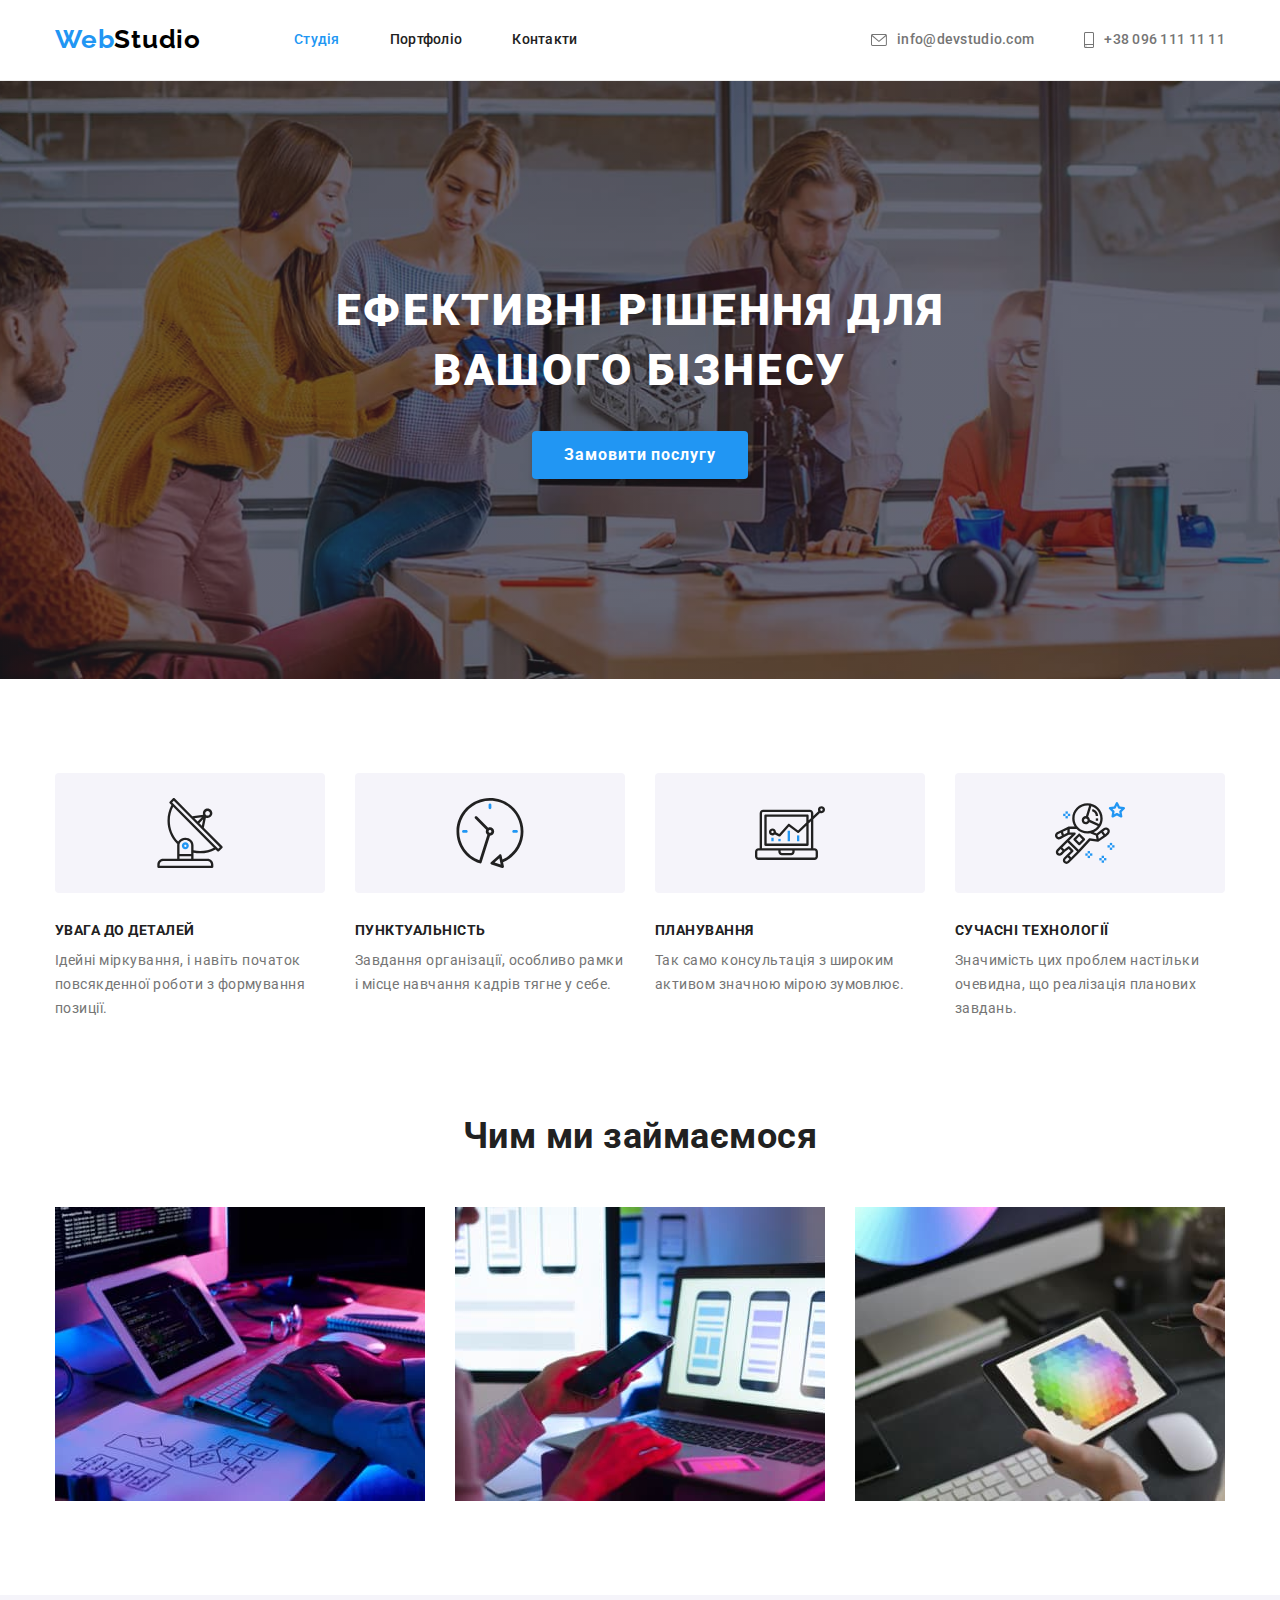
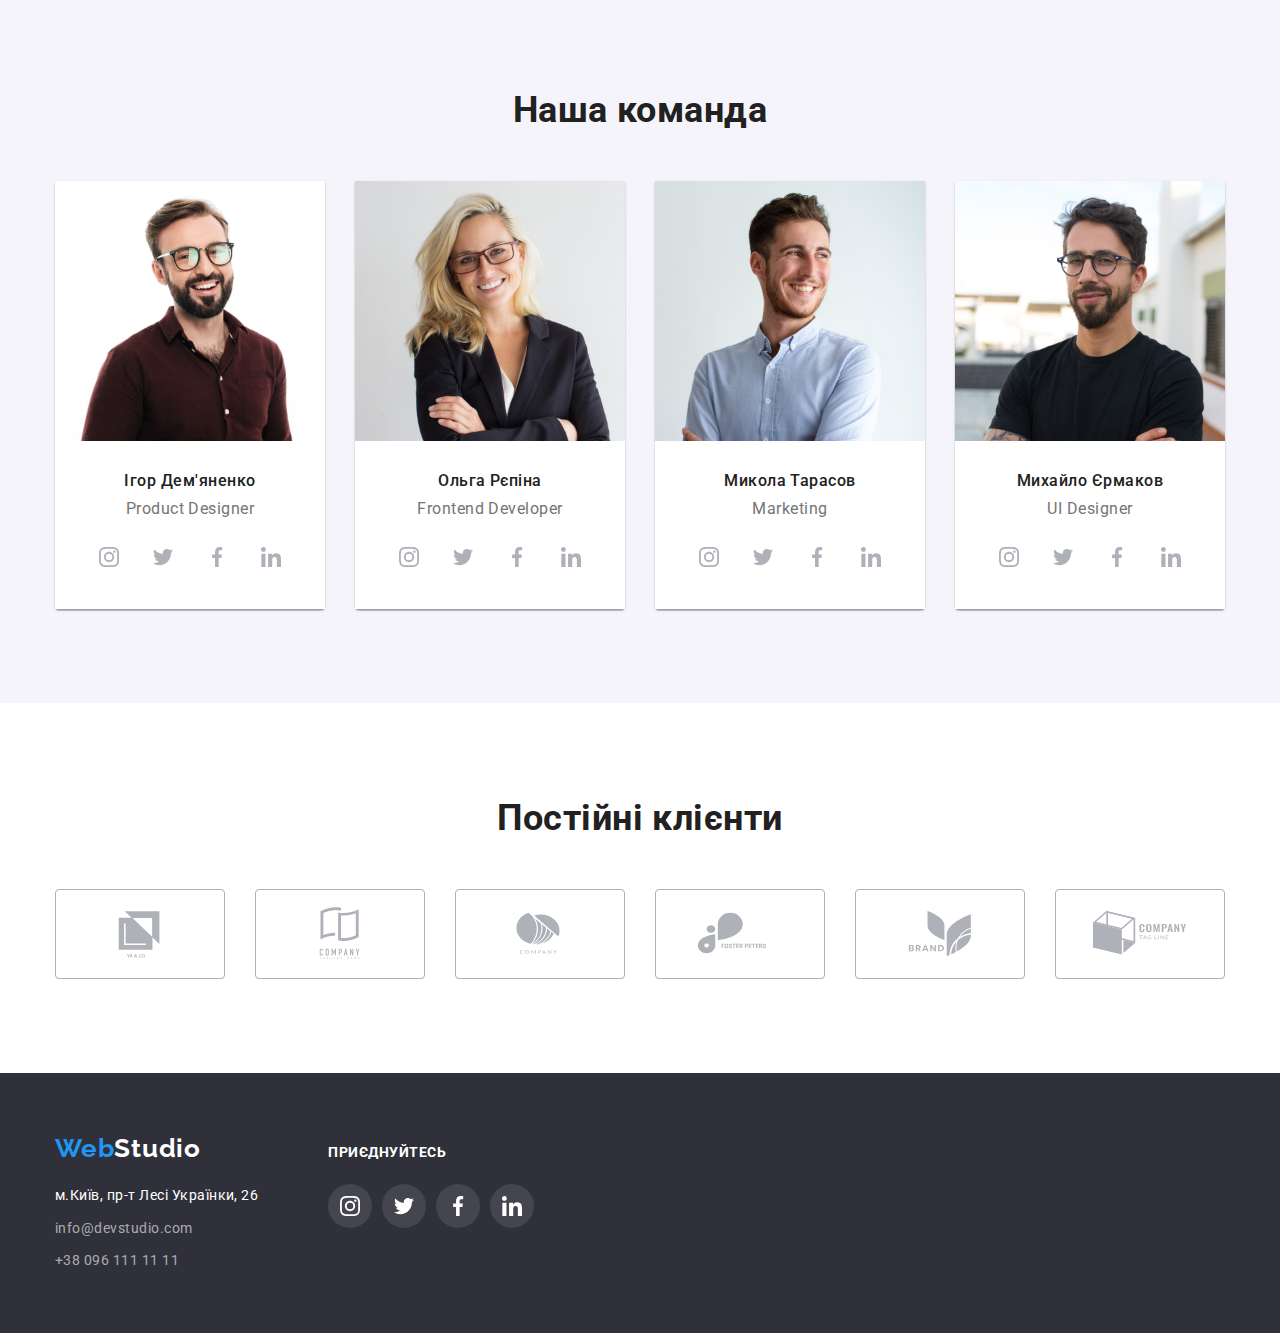
<file: index.html>
<!DOCTYPE html>
<html lang="uk">
  <head>
    <meta charset="UTF-8" />
    <meta http-equiv="X-UA-Compatible" content="IE=edge" />
    <meta name="viewport" content="width=device-width, initial-scale=1.0" />
    <title>Ефективні рішення для вашого бізнесу</title>
    <link rel="preconnect" href="https://fonts.googleapis.com" />
    <link rel="preconnect" href="https://fonts.gstatic.com" crossorigin />
    <link
      href="https://fonts.googleapis.com/css2?family=Raleway:wght@700&family=Roboto:wght@400;500;700;900&display=swap"
      rel="stylesheet"
    />
    <link
      rel="stylesheet"
      href="https://cdn.jsdelivr.net/npm/modern-normalize@1.1.0/modern-normalize.min.css"
    />
    <link rel="stylesheet" href="./css/styles.css" />
  </head>
  <body>
    <!--хедер-->
    <header class="header">
      <div class="container top-line">
        <nav class="nav-container">
          <a href="./index.html" class="logo">
            <span class="logo-blue">Web</span><span class="logo-black">Studio</span>
          </a>
          <ul class="site-nav">
            <li class="pages">
              <a class="link current" href="./index.html">Студія</a>
            </li>
            <li class="pages">
              <a class="link" href="./portfolio.html">Портфоліо</a>
            </li>
            <li class="pages">
              <a class="link" href="#contacts">Контакти</a>
            </li>
          </ul>
        </nav>
        <ul class="contacts">
          <li class="item">
            <a href="mailto:info@devstudio.com" class="mail">
              <svg class="icon-mail">
                <use href="./images/icons.svg#icon-envelope"></use></svg
              >info@devstudio.com</a
            >
          </li>
          <li class="item">
            <a href="tel:+380961111111" class="tel">
              <svg class="icon-tel">
                <use href="./images/icons.svg#icon-smartphone"></use>
              </svg>
              +38 096 111 11 11</a
            >
          </li>
        </ul>
      </div>
    </header>
    <main>
      <!--секція1 особливості-->
      <section class="hero section">
        <div class="container">
          <h1 class="hero-title">Ефективні рішення для вашого бізнесу</h1>
          <button class="modal-btn" type="button">Замовити послугу</button>
        </div>
      </section>
      <section class="section">
        <div class="container">
          <h2 class="visually-hidden">Особливості</h2>
          <ul class="features-list">
            <li class="features-card">
              <div class="pic-bg">
                <svg class="pic">
                  <use href="./images/icons.svg#icon-antenna"></use>
                </svg>
              </div>
              <h3 class="features-title">Увага до деталей</h3>
              <p class="features-desc">
                Ідейні міркування, і навіть початок повсякденної роботи з формування позиції.
              </p>
            </li>
            <li class="features-card">
              <div class="pic-bg">
                <svg class="pic">
                  <use href="./images/icons.svg#icon-clock"></use>
                </svg>
              </div>
              <h3 class="features-title">Пунктуальність</h3>
              <p class="features-desc">
                Завдання організації, особливо рамки і місце навчання кадрів тягне у себе.
              </p>
            </li>
            <li class="features-card">
              <div class="pic-bg">
                <svg class="pic">
                  <use href="./images/icons.svg#icon-diagram"></use>
                </svg>
              </div>
              <h3 class="features-title">Планування</h3>
              <p class="features-desc">
                Так само консультація з широким активом значною мірою зумовлює.
              </p>
            </li>
            <li class="features-card">
              <div class="pic-bg">
                <svg class="pic">
                  <use href="./images/icons.svg#icon-astronaut"></use>
                </svg>
              </div>
              <h3 class="features-title">Сучасні технології</h3>
              <p class="features-desc">
                Значимість цих проблем настільки очевидна, що реалізація планових завдань.
              </p>
            </li>
          </ul>
        </div>
      </section>
      <!--секція2 чим ми займаємося-->
      <section class="services section">
        <div class="container">
          <h2 class="services-title">Чим ми займаємося</h2>
          <ul class="services-list">
            <li class="services-card">
              <a href="#" class="link"> <img src="images/box/1img.jpg" alt="box1" width="370" /></a>
            </li>
            <li class="services-card">
              <a href="#" class="link">
                <img src="images/box/2img.jpg" alt="box2" width="370" />
              </a>
            </li>
            <li class="services-card">
              <a href="#" class="link">
                <img src="images/box/3img.jpg" alt="box3" width="370" />
              </a>
            </li>
          </ul>
        </div>
      </section>
      <!--секція3 нвша команда-->
      <section class="team section">
        <div class="members container">
          <h2 class="team-title">Наша команда</h2>
          <ul class="team-list">
            <li class="team-card">
              <img src="images/team/team1.jpg" alt="team card 1" width="270" />
              <div class="team-div">
                <h3 class="team-member">Ігор Дем'яненко</h3>
                <p class="position">Product Designer</p>
                <ul class="social-links">
                  <li class="social-list">
                    <a href="" class="team-link">
                      <svg class="team-icon">
                        <use href="./images/icons.svg#icon-instagram"></use>
                      </svg>
                    </a>
                  </li>
                  <li class="social-list">
                    <a href="" class="team-link">
                      <svg class="team-icon">
                        <use href="./images/icons.svg#icon-twitter"></use>
                      </svg>
                    </a>
                  </li>
                  <li class="social-list">
                    <a href="" class="team-link">
                      <svg class="team-icon">
                        <use href="./images/icons.svg#icon-facebook"></use>
                      </svg>
                    </a>
                  </li>
                  <li class="social-list">
                    <a href="" class="team-link">
                      <svg class="team-icon">
                        <use href="./images/icons.svg#icon-linkedin"></use>
                      </svg>
                    </a>
                  </li>
                </ul>
              </div>
            </li>
            <li class="team-card">
              <img src="images/team/team2.jpg" alt="team card 2" width="270" />
              <div class="team-div">
                <h3 class="team-member">Ольга Рєпіна</h3>
                <p class="position">Frontend Developer</p>
                <ul class="social-links">
                  <li class="social-list">
                    <a href="" class="team-link">
                      <svg class="team-icon">
                        <use href="./images/icons.svg#icon-instagram"></use>
                      </svg>
                    </a>
                  </li>
                  <li class="social-list">
                    <a href="" class="team-link">
                      <svg class="team-icon">
                        <use href="./images/icons.svg#icon-twitter"></use>
                      </svg>
                    </a>
                  </li>
                  <li class="social-list">
                    <a href="" class="team-link">
                      <svg class="team-icon">
                        <use href="./images/icons.svg#icon-facebook"></use>
                      </svg>
                    </a>
                  </li>
                  <li class="social-list">
                    <a href="" class="team-link">
                      <svg class="team-icon">
                        <use href="./images/icons.svg#icon-linkedin"></use>
                      </svg>
                    </a>
                  </li>
                </ul>
              </div>
            </li>
            <li class="team-card">
              <img src="images/team/team3.jpg" alt="team card 3" width="270" />
              <div class="team-div">
                <h3 class="team-member">Микола Тарасов</h3>
                <p class="position">Marketing</p>
                <ul class="social-links">
                  <li class="social-list">
                    <a href="" class="team-link">
                      <svg class="team-icon">
                        <use href="./images/icons.svg#icon-instagram"></use>
                      </svg>
                    </a>
                  </li>
                  <li class="social-list">
                    <a href="" class="team-link">
                      <svg class="team-icon">
                        <use href="./images/icons.svg#icon-twitter"></use>
                      </svg>
                    </a>
                  </li>
                  <li class="social-list">
                    <a href="" class="team-link">
                      <svg class="team-icon">
                        <use href="./images/icons.svg#icon-facebook"></use>
                      </svg>
                    </a>
                  </li>
                  <li class="social-list">
                    <a href="" class="team-link">
                      <svg class="team-icon">
                        <use href="./images/icons.svg#icon-linkedin"></use>
                      </svg>
                    </a>
                  </li>
                </ul>
              </div>
            </li>
            <li class="team-card">
              <img src="images/team/team4.jpg" alt="team card 4" width="270" />
              <div class="team-div">
                <h3 class="team-member">Михайло Єрмаков</h3>
                <p class="position">UI Designer</p>
                <ul class="social-links">
                  <li class="social-list">
                    <a href="" class="team-link">
                      <svg class="team-icon">
                        <use href="./images/icons.svg#icon-instagram"></use>
                      </svg>
                    </a>
                  </li>
                  <li class="social-list">
                    <a href="" class="team-link">
                      <svg class="team-icon">
                        <use href="./images/icons.svg#icon-twitter"></use>
                      </svg>
                    </a>
                  </li>
                  <li class="social-list">
                    <a href="" class="team-link">
                      <svg class="team-icon">
                        <use href="./images/icons.svg#icon-facebook"></use>
                      </svg>
                    </a>
                  </li>
                  <li class="social-list">
                    <a href="" class="team-link">
                      <svg class="team-icon">
                        <use href="./images/icons.svg#icon-linkedin"></use>
                      </svg>
                    </a>
                  </li>
                </ul>
              </div>
            </li>
          </ul>
        </div>
      </section>
      <!--секція4 постійні клієнти-->
      <section class="clients section">
        <div class="container clients-div">
          <h2 class="clients-title">Постійні клієнти</h2>
          <ul class="clients-card">
            <li class="clients-list">
              <a class="clients-link" href="#">
                <svg class="clients-icon">
                  <use href="./images/icons.svg#icon-client-1"></use>
                </svg>
              </a>
            </li>
            <li class="clients-list">
              <a class="clients-link" href="#">
                <svg class="clients-icon">
                  <use href="./images/icons.svg#icon-client-2"></use>
                </svg>
              </a>
            </li>
            <li class="clients-list">
              <a class="clients-link" href="#">
                <svg class="clients-icon">
                  <use href="./images/icons.svg#icon-client-3"></use>
                </svg>
              </a>
            </li>
            <li class="clients-list">
              <a class="clients-link" href="#">
                <svg class="clients-icon">
                  <use href="./images/icons.svg#icon-client-4"></use>
                </svg>
              </a>
            </li>
            <li class="clients-list">
              <a class="clients-link" href="#">
                <svg class="clients-icon">
                  <use href="./images/icons.svg#icon-client-5"></use>
                </svg>
              </a>
            </li>
            <li class="clients-list">
              <a class="clients-link" href="#">
                <svg class="clients-icon">
                  <use href="./images/icons.svg#icon-client-6"></use>
                </svg>
              </a>
            </li>
          </ul>
        </div>
      </section>
    </main>
    <!--Підвал-->
    <footer class="footer">
      <div class="container">
        <div class="footer-adress">
          <a href="#" class="logo">
            <span class="logo-blue">Web</span><span class="logo-white">Studio</span>
          </a>
          <address class="adress-list">
            <ul class="list">
              <li class="footer-list">
                <a
                  class="city"
                  href="https://goo.gl/maps/ANjriqCPYeHtvhQw9"
                  target="_blank"
                  rel="noopener noreferrer nofollow"
                  >м.Київ, пр-т Лесі Українки, 26</a
                >
              </li>
              <li class="mail-footer footer-list">
                <a href="mailto:info@devstudio.com" class="mail">info@devstudio.com</a>
              </li>
              <li class="tel-footer footer-list">
                <a href="tel:+380961111111" class="tel">+38 096 111 11 11</a>
              </li>
            </ul>
          </address>
        </div>
        <div class="social">
          <p class="social-title">Приєднуйтесь</p>
          <ul class="social-links list">
            <li class="social-list">
              <a class="footer-link" href="#">
                <svg class="footer-icon">
                  <use href="./images/icons.svg#icon-instagram"></use>
                </svg>
              </a>
            </li>
            <li class="social-list">
              <a class="footer-link" href="#">
                <svg class="footer-icon">
                  <use href="./images/icons.svg#icon-twitter"></use>
                </svg>
              </a>
            </li>
            <li class="social-list">
              <a class="footer-link" href="#">
                <svg class="footer-icon">
                  <use href="./images/icons.svg#icon-facebook"></use>
                </svg>
              </a>
            </li>
            <li class="social-list">
              <a class="footer-link" href="#">
                <svg class="footer-icon">
                  <use href="./images/icons.svg#icon-linkedin"></use>
                </svg>
              </a>
            </li>
          </ul>
        </div>
      </div>
    </footer>
  </body>
</html>
</file>
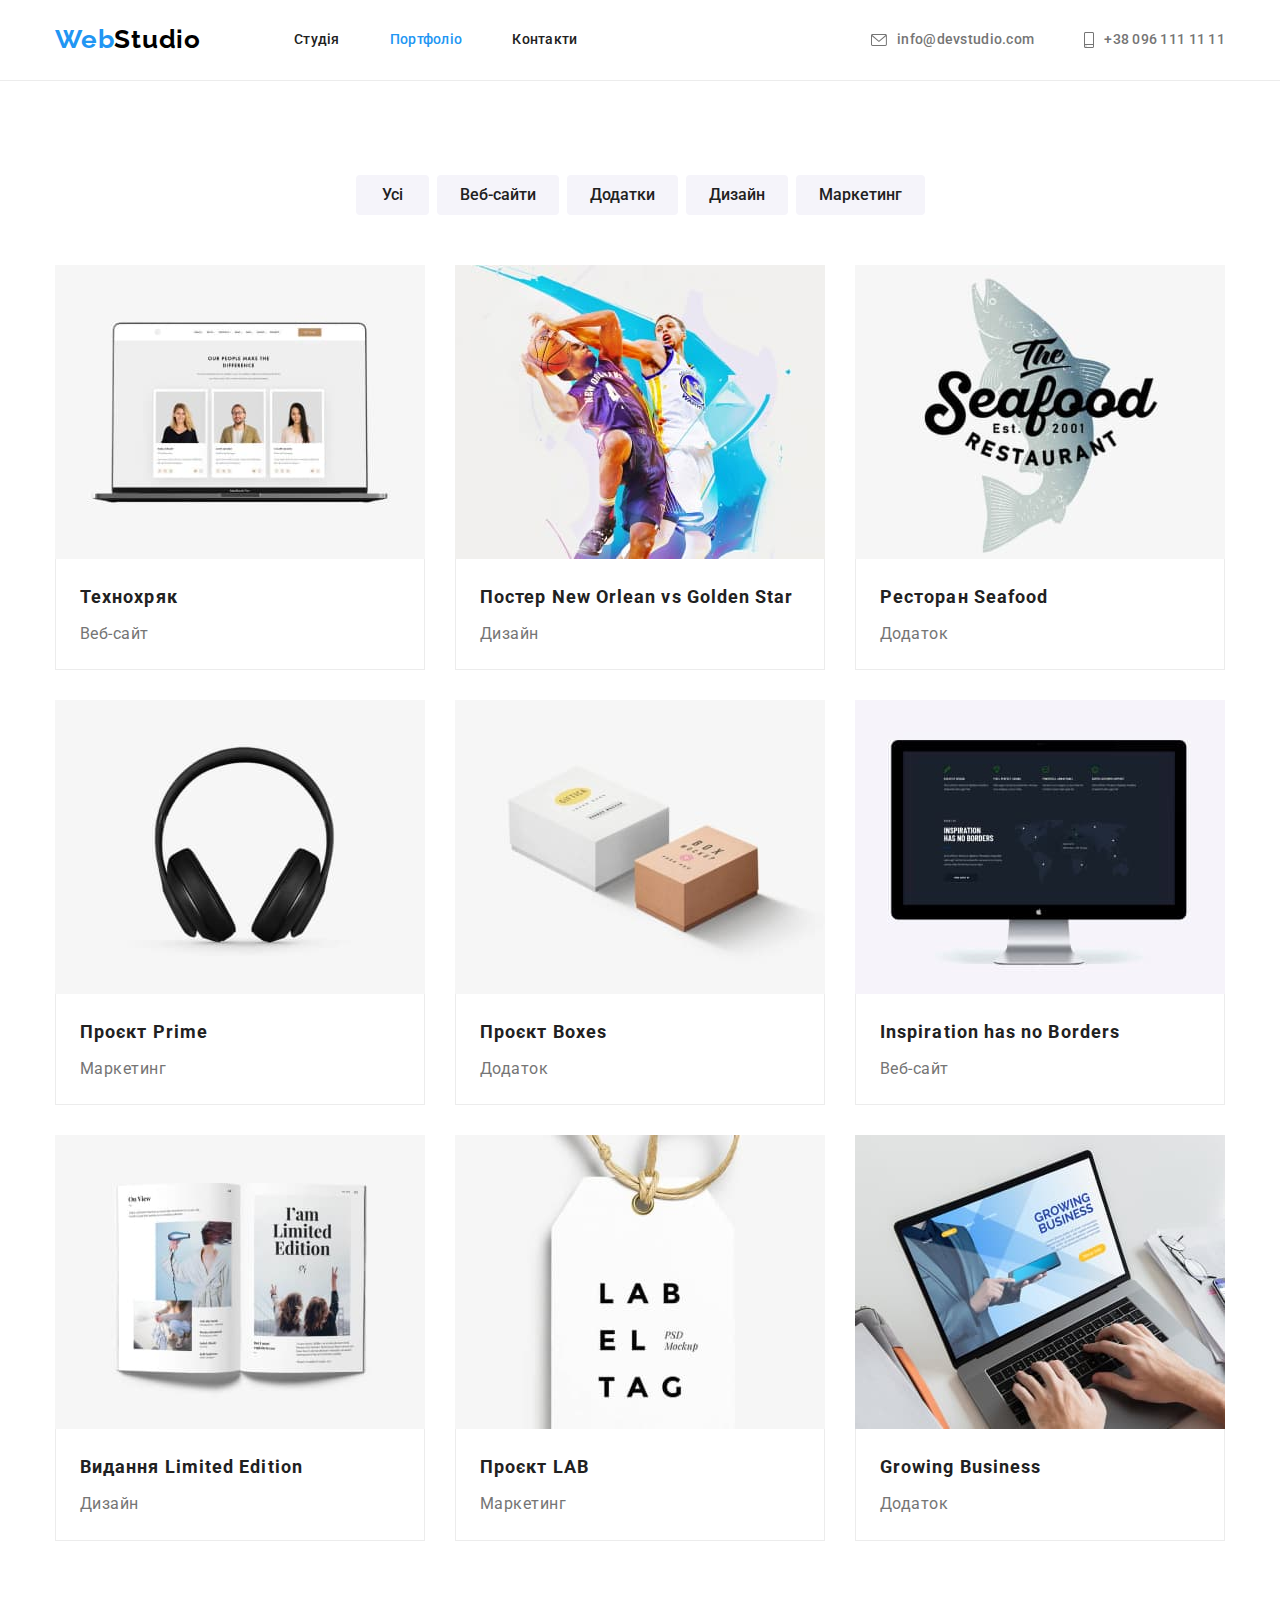
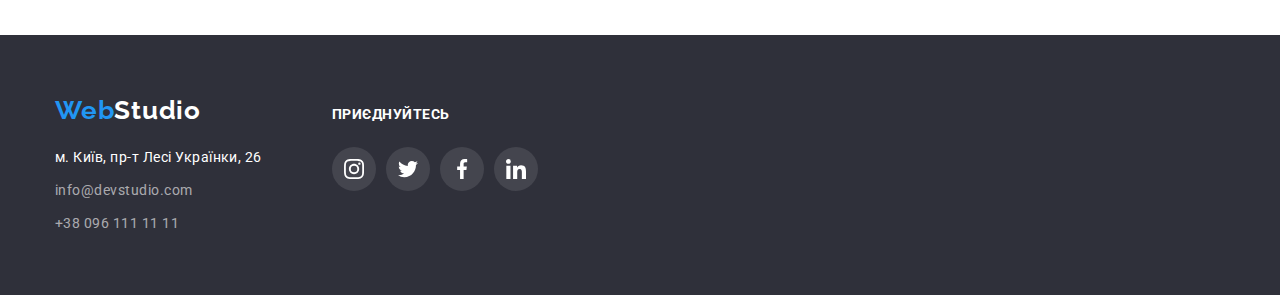
<file: portfolio.html>
<!DOCTYPE html>
<html lang="uk">
  <head>
    <meta charset="UTF-8" />
    <meta http-equiv="X-UA-Compatible" content="IE=edge" />
    <meta name="viewport" content="width=device-width, initial-scale=1.0" />
    <title>Портфоліо</title>
    <link rel="preconnect" href="https://fonts.googleapis.com" />
    <link rel="preconnect" href="https://fonts.gstatic.com" crossorigin />
    <link
      href="https://fonts.googleapis.com/css2?family=Raleway:wght@700&family=Roboto:wght@400;500;700;900&display=swap"
      rel="stylesheet"
    />
    <link
      rel="stylesheet"
      href="https://cdn.jsdelivr.net/npm/modern-normalize@1.1.0/modern-normalize.min.css"
    />
    <link rel="stylesheet" href="./css/styles.css" />
  </head>
  <body>
    <header class="header">
      <div class="container top-line">
        <nav class="nav-container">
          <a href="#" class="logo">
            <span class="logo-blue">Web</span><span class="logo-black">Studio</span>
          </a>
          <ul class="site-nav">
            <li class="pages">
              <a href="./index.html" class="link">Студія</a>
            </li>
            <li class="pages">
              <a href="./portfolio.html" class="link current">Портфоліо</a>
            </li>
            <li class="pages">
              <a href="#" class="link">Контакти</a>
            </li>
          </ul>
        </nav>
        <ul class="contacts">
          <li class="item">
            <a href="mailto:info@devstudio.com" class="mail">
              <svg class="icon-mail">
                <use href="./images/icons.svg#icon-envelope"></use></svg
              >info@devstudio.com</a
            >
          </li>
          <li class="item">
            <a href="tel:+380961111111" class="tel">
              <svg class="icon-tel">
                <use href="./images/icons.svg#icon-smartphone"></use></svg
              >+38 096 111 11 11</a
            >
          </li>
        </ul>
      </div>
    </header>
    <main>
      <section class="portfolio section">
        <div class="container">
          <h1 class="visually-hidden">Портфоліо</h1>
          <ul class="filters">
            <li class="position">
              <button type="button" class="item">Усі</button>
            </li>
            <li class="position">
              <button type="button" class="item">Веб-сайти</button>
            </li>
            <li class="position">
              <button type="button" class="item">Додатки</button>
            </li>
            <li class="position">
              <button type="button" class="item">Дизайн</button>
            </li>
            <li class="position">
              <button type="button" class="item">Маркетинг</button>
            </li>
          </ul>

          <ul class="serv-list">
            <li class="serv-card">
              <a href="#" class="item">
                <img
                  src="./images/portfolio/img1.jpg"
                  alt="Послуги-компанії"
                  width="370"
                  height="294"
                />
                <div class="portfolio-list">
                  <h2 class="service">Технохряк</h2>
                  <p class="descrip">Веб-сайт</p>
                </div>
              </a>
            </li>
            <li class="serv-card">
              <a href="#" class="item"
                ><img
                  src="./images/portfolio/img2.jpg"
                  alt="Послуги-компанії"
                  width="370"
                  height="294"
                />
                <div class="portfolio-list">
                  <h2 class="service">Постер New Orlean vs Golden Star</h2>
                  <p class="descrip">Дизайн</p>
                </div>
              </a>
            </li>
            <li class="serv-card">
              <a href="#" class="item">
                <img
                  src="./images/portfolio/img3.jpg"
                  alt="Послуги-компанії"
                  width="370"
                  height="294"
                />
                <div class="portfolio-list">
                  <h2 class="service">Ресторан Seafood</h2>
                  <p class="descrip">Додаток</p>
                </div>
              </a>
            </li>
            <li class="serv-card">
              <a href="#" class="item">
                <img
                  src="./images/portfolio/img4.jpg"
                  alt="Послуги-компанії"
                  width="370"
                  height="294"
                />
                <div class="portfolio-list">
                  <h2 class="service">Проєкт Prime</h2>
                  <p class="descrip">Маркетинг</p>
                </div>
              </a>
            </li>
            <li class="serv-card">
              <a href="#" class="item">
                <img
                  src="./images/portfolio/img5.jpg"
                  alt="Послуги-компанії"
                  width="370"
                  height="294"
                />
                <div class="portfolio-list">
                  <h2 class="service">Проєкт Boxes</h2>
                  <p class="descrip">Додаток</p>
                </div>
              </a>
            </li>
            <li class="serv-card">
              <a href="#" class="item">
                <img
                  src="./images/portfolio/img6.jpg"
                  alt="Послуги-компанії"
                  width="370"
                  height="294"
                />
                <div class="portfolio-list">
                  <h2 class="service">Inspiration has no Borders</h2>
                  <p class="descrip">Веб-сайт</p>
                </div>
              </a>
            </li>
            <li class="serv-card">
              <a href="#" class="item">
                <img
                  src="./images/portfolio/img7.jpg"
                  alt="Послуги-компанії"
                  width="370"
                  height="294"
                />
                <div class="portfolio-list">
                  <h2 class="service">Видання Limited Edition</h2>
                  <p class="descrip">Дизайн</p>
                </div>
              </a>
            </li>
            <li class="serv-card">
              <a href="#" class="item">
                <img
                  src="./images/portfolio/img8.jpg"
                  alt="Послуги-компанії"
                  width="370"
                  height="294"
                />
                <div class="portfolio-list">
                  <h2 class="service">Проєкт LAB</h2>
                  <p class="descrip">Маркетинг</p>
                </div>
              </a>
            </li>
            <li class="serv-card">
              <a href="#" class="item">
                <img
                  src="./images/portfolio/img9.jpg"
                  alt="Послуги-компанії"
                  width="370"
                  height="294"
                />
                <div class="portfolio-list">
                  <h2 class="service">Growing Business</h2>
                  <p class="descrip">Додаток</p>
                </div>
              </a>
            </li>
          </ul>
        </div>
      </section>
    </main>
    <footer class="footer">
      <div class="container">
        <div class="footer-adress">
          <a href="#" class="logo">
            <span class="logo-blue">Web</span><span class="logo-white">Studio</span>
          </a>
          <address class="adress-list">
            <ul class="list">
              <li class="footer-list">
                <a
                  class="city"
                  href="https://goo.gl/maps/ANjriqCPYeHtvhQw9"
                  target="_blank"
                  rel="noopener noreferrer nofollow"
                  >м. Київ, пр-т Лесі Українки, 26</a
                >
              </li>
              <li class="mail-footer footer-list">
                <a href="mailto:info@devstudio.com" class="mail">info@devstudio.com</a>
              </li>
              <li class="tel-footer footer-list">
                <a href="tel:+380961111111" class="tel">+38 096 111 11 11</a>
              </li>
            </ul>
          </address>
        </div>
        <div class="social">
          <p class="social-title">Приєднуйтесь</p>
          <ul class="social-links list">
            <li class="social-list">
              <a class="footer-link" href="#">
                <svg class="footer-icon">
                  <use href="./images/icons.svg#icon-instagram"></use>
                </svg>
              </a>
            </li>
            <li class="social-list">
              <a class="footer-link" href="#">
                <svg class="footer-icon">
                  <use href="./images/icons.svg#icon-twitter"></use>
                </svg>
              </a>
            </li>
            <li class="social-list">
              <a class="footer-link" href="#">
                <svg class="footer-icon">
                  <use href="./images/icons.svg#icon-facebook"></use>
                </svg>
              </a>
            </li>
            <li class="social-list">
              <a class="footer-link" href="#">
                <svg class="footer-icon">
                  <use href="./images/icons.svg#icon-linkedin"></use>
                </svg>
              </a>
            </li>
          </ul>
        </div>
      </div>
    </footer>
  </body>
</html>
</file>
<file: css/styles.css>
:root {
  --main-color: #212121;
  --grey: #757575;
  --footer-mail-number: rgba(255, 255, 255, 0.6);
  --white: #ffffff;
  --blue: #2196f3;
  --black: #000000;
  --list-gap: 30px;
}
*,
*::before *::after {
  box-sizing: inherit;
}
h1,
h2,
h3,
h4,
h5,
h6,
p,
ul {
  margin: 0;
  padding: 0;
}
ul {
  list-style: none;
}
.link {
  text-decoration: none;
}
img {
  display: block;
  max-width: 100%;
  height: auto;
}
img:last-child {
  margin: 0;
}
button {
  cursor: pointer;
}
body {
  color: var(--main-color);
  background-color: var(--white);
  font-family: 'Roboto', sans-serif;
  letter-spacing: 0.03em;
}
.section {
  padding-top: 94px;
  padding-bottom: 94px;
}
.container {
  width: 1200px;
  padding-left: 15px;
  padding-right: 15px;
  margin: 0 auto;
}
/*Навігація*/
.header {
  border-bottom: 1px solid #ececec;
}
.top-line {
  display: flex;
  align-items: center;
}
.logo {
  letter-spacing: 0.03em;
}
.top-line .logo {
  font-family: 'Raleway', sans-serif;
  font-weight: 700;
  font-size: 26px;
  line-height: 1.2;
  text-decoration: none;
}
.logo .logo-blue {
  color: var(--blue);
}
.logo .logo-black {
  color: var(--black);
}
.logo .logo-white {
  color: var(--white);
}

.nav-container {
  display: flex;
  align-items: center;
}
.site-nav {
  display: flex;
  margin-left: 93px;
}

.site-nav .pages:not(:last-child) {
  margin-right: 50px;
}

.site-nav .link {
  color: var(--main-color);
  font-weight: 500;
  font-size: 14px;
  line-height: 1.1;
  letter-spacing: 0.02em;
  text-decoration: none;
  display: inline-block;
  padding-top: 32px;
  padding-bottom: 32px;
}
.site-nav .link:hover,
.site-nav .link:focus {
  color: var(--blue);
}
.site-nav .link.current {
  color: var(--blue);
}

.contacts {
  display: flex;
  align-items: center;
  margin-left: auto;
}

.contacts .item:not(:last-child) {
  margin-right: 50px;
}

.contacts .mail,
.contacts .tel {
  color: var(--grey);
  font-weight: 500;
  font-size: 14px;
  line-height: 1.1;
  letter-spacing: 0.02em;
  text-decoration: none;
  padding-top: 32px;
  padding-bottom: 32px;
}
.contacts .mail:hover,
.contacts .mail:focus,
.contacts .tel:hover,
.contacts .tel:focus {
  color: var(--blue);
}
.icon-mail {
  width: 16px;
  height: 12px;
  margin-right: 10px;
  fill: currentColor;
}

.icon-mail:hover,
.icon-mail:focus {
  color: var(--blue);
}
.item .mail {
  display: flex;
  justify-content: center;
  align-items: center;
}
.icon-tel {
  width: 10px;
  height: 16px;
  margin-right: 10px;
  fill: currentColor;
}
.icon-tel:hover,
.icon-tel:focus {
  color: var(--blue);
}
.item .tel {
  display: flex;
  justify-content: center;
  align-items: center;
}
/*Герой*/
.hero {
  background-color: #2f303a;
  max-width: 1600px;
  margin-left: auto;
  margin-right: auto;
  padding-top: 200px;
  padding-bottom: 200px;
  color: var(--white);
  text-align: center;
  background-image: linear-gradient(to right, rgba(47, 48, 58, 0.4), rgba(47, 48, 58, 0.4)),
    url(../images/bg.jpg);
  background-repeat: no-repeat;
  background-position: center;
  background-size: cover;
}
.hero-title {
  color: var(--white);
  font-weight: 900;
  font-size: 44px;
  line-height: 1.36;
  width: 696px;
  margin: 0 auto;
  margin-bottom: 30px;
  letter-spacing: 0.06em;
  text-transform: uppercase;
  text-align: center;
}
.modal-btn {
  color: var(--white);
  background-color: var(--blue);
  font-weight: 700;
  font-size: 16px;
  line-height: 1.8;
  display: inline-block;
  text-align: center;
  letter-spacing: 0.06em;
  text-decoration: none;
  border-radius: 4px;
  padding: 10px 32px;
  box-shadow: 0px 4px 4px rgba(0, 0, 0, 0.15);
  min-width: 200px;
  border: 0;
}
.modal-btn:hover .modal-btn:focus {
  color: var(--blue);
}
/*cекція1*/
.features-desc {
  color: var(--grey);
  font-family: 'Roboto';
  font-weight: 400;
  font-size: 14px;
  line-height: 1.7;
  margin-top: 0px;
  margin-bottom: 0px;
}
.features-title {
  font-weight: 700;
  font-size: 14px;
  line-height: 1.14;
  text-transform: uppercase;
  margin-top: 0px;
  margin-bottom: 10px;
}
.features-list {
  display: flex;
  gap: 30px;
}
.features-list > .features-card {
  width: calc((100% - 90px) / 4);
  margin-right: 0;
}
.features-list:nth-child(4) {
  margin-right: 0px;
}
.pic-bg {
  background-color: #f5f4fa;
  width: 270px;
  height: 120px;
  display: flex;
  align-items: center;
  justify-content: center;
  margin-bottom: 30px;
  border-radius: 4px;
}
.pic {
  height: 70px;
  width: 70px;
}
/*Сервіси*/
.services {
  padding-top: 0;
}
.services-title,
.team-title {
  font-weight: 700;
  font-size: 36px;
  line-height: 1.17;
  text-align: center;
  margin-bottom: 50px;
}
.services-list {
  display: flex;
  gap: 30px;
}
.services-list > .services-card {
  width: calc((100% - 60px) / 3);
  margin-right: 0;
}

.services-list:nth-child(3) {
  margin-right: 0px;
}
.services-card .link {
  display: block;
}
/*Команда*/
.team {
  background-color: #f5f4fa;
}
.team .team-member {
  font-weight: 500;
  font-size: 16px;
  line-height: 1.2;
  margin-bottom: 10px;
}
.team .position {
  color: var(--grey);
  margin-bottom: 16px;
}
.team-list {
  display: flex;
  gap: 30px;
}
.team-card {
  text-align: center;
  width: calc((100% - 90px) / 4);
  margin-right: 0;
  background-color: var(--white);
  box-shadow: 0px 1px 3px rgba(0, 0, 0, 0.12), 0px 1px 1px rgba(0, 0, 0, 0.14),
    0px 2px 1px rgba(0, 0, 0, 0.2);
  border-radius: 0px 0px 4px 4px;
}
.team-list:nth-child(4) {
  margin-right: 0px;
}
.team-div {
  background-color: var(--white);
  padding-top: 30px;
  padding-bottom: 30px;
}
.team-link {
  display: flex;
  color: #afb1b8;
  text-decoration: none;
  width: 44px;
  height: 44px;
  border-radius: 50px;
  justify-content: center;
  align-items: center;
}
.team-link:nth-child(:first-child) {
  margin-left: 0;
}
.social-links {
  display: flex;
  justify-content: center;
  align-items: center;
}
.team-icon {
  width: 20px;
  height: 20px;
  fill: currentColor;
}

.team-link:hover,
.team-link:focus {
  color: var(--white);
  background-color: var(--blue);
}
/*Клієнти*/
.clients {
  text-align: center;
}
.clients-title {
  font-family: 'Roboto';
  font-size: 36px;
  font-weight: 700;
  line-height: 1.17;
  margin-bottom: 50px;
}
.clients-card {
  display: flex;
}

.clients-link {
  display: flex;
  justify-content: center;
  align-items: center;
  border: 1px solid #afb1b8;
  color: #afb1b8;
  border-radius: 4px;
  width: 170px;
  height: 90px;
  cursor: pointer;
}
.clients-list {
  margin-right: 30px;
}

.clients-list:last-child {
  margin-right: 0px;
}

.clients-link:hover,
.clients-link:focus {
  color: var(--blue);
  border-color: var(--blue);
}
.clients-icon {
  width: 106px;
  height: 60px;
  fill: currentColor;
}
/*Футер*/
.footer .container {
  display: flex;
  align-items: baseline;
}
.footer {
  background-color: #2f303a;
  padding: 60px 0;
}

.footer .logo {
  display: inline-block;
  font-family: 'Raleway', sans-serif;
  font-weight: 700;
  font-size: 26px;
  line-height: 1.2;
  text-decoration: none;
}
.adress-list {
  font-weight: 400;
  font-size: 14px;
  line-height: 1.7;
  margin-top: 20px;
}
.adress-list .city {
  color: var(--white);
  text-decoration: none;
  font-style: normal;
}

.adress-list .mail,
.adress-list .tel {
  color: var(--footer-mail-number);
  text-decoration: none;
  font-style: normal;
}
.adress-list .city:hover,
.adress-list .mail:hover,
.adress-list .tel:hover {
  color: var(--blue);
}
.mail-footer,
.tel-footer {
  margin-top: 9px;
  margin-bottom: 0px;
}

.social {
  margin-left: 70px;
}

.social-title {
  color: var(--white);
  font-family: 'Roboto';
  font-weight: 700;
  font-size: 14px;
  line-height: 1.7;
  text-transform: uppercase;
  margin-top: 0px;
  margin-bottom: 20px;
}
.footer-link {
  display: flex;
  align-items: center;
  justify-content: center;
  width: 44px;
  height: 44px;
  border-radius: 50px;
  color: var(--white);
  background-color: rgba(255, 255, 255, 0.1);
}
.social-list {
  margin-right: 10px;
}
.social-list:last-child {
  margin-right: 0;
}
.footer-link:hover,
.footer-link:focus {
  background-color: var(--blue);
  color: var(--white);
}
.footer-icon {
  width: 20px;
  height: 20px;
  fill: currentColor;
}
/*Потфоліо кнопки*/
.filters .item {
  color: var(--main-color);
  background-color: #f5f4fa;
  border: 1px solid transparent;
  font-weight: 500;
  font-size: 16px;
  line-height: 1.6;
  text-align: center;
  text-decoration: none;
  display: inline-block;
  border-radius: 4px;
  padding: 6px 22px 6px 22px;
  min-width: 73px;
  outline: none;
}

.filters .position :hover,
.filters .position :focus {
  color: var(--white);
  background-color: var(--blue);
  box-shadow: 0px 3px 1px rgba(0, 0, 0, 0.1), 0px 1px 2px rgba(0, 0, 0, 0.08),
    0px 2px 2px rgba(0, 0, 0, 0.12);
}

.filters {
  display: flex;
  flex-wrap: wrap;
  justify-content: center;
  margin-bottom: 50px;
}

.filters :not(:last-child) {
  margin-right: 8px;
}
/*Портфоліо Список*/
.serv-list .service {
  color: var(--main-color);
  font-weight: 700;
  font-size: 18px;
  line-height: 2;
  letter-spacing: 0.06em;
  margin-top: 0px;
  margin-bottom: 4px;
}
.portfolio-list {
  padding: 20px 24px;
  border-top: 0;
  border-left: 1px solid #ececec;
  border-right: 1px solid #ececec;
  border-bottom: 1px solid #ececec;
}
.serv-list .descrip {
  color: var(--grey);
  font-family: 'Roboto';
  font-weight: 400;
  font-size: 16px;
  line-height: 1.9;
  letter-spacing: 0.03em;
}

.serv-list .item {
  text-decoration: none;
  display: block;
}

.serv-list {
  display: flex;
  flex-wrap: wrap;
  gap: 30px;
}
.serv-card {
  width: calc((100% - 60px) / 3);

  background-color: var(--white);
}
.serv-list .item:hover,
.serv-list .item:focus {
  box-shadow: 0px 4px 4px rgba(0, 0, 0, 0.25), 0px 4px 4px rgba(0, 0, 0, 0.06),
    1px 4px 6px rgba(0, 0, 0, 0.16);
}
.serv-list:nth-child(3n) {
  margin-right: 0;
}

.visually-hidden {
  position: absolute;
  width: 1px;
  height: 1px;
  margin: -1px;
  border: 0;
  padding: 0;
  white-space: nowrap;
  clip-path: inset(100%);
  clip: rect(0 0 0 0);
  overflow: hidden;
}
</file>
